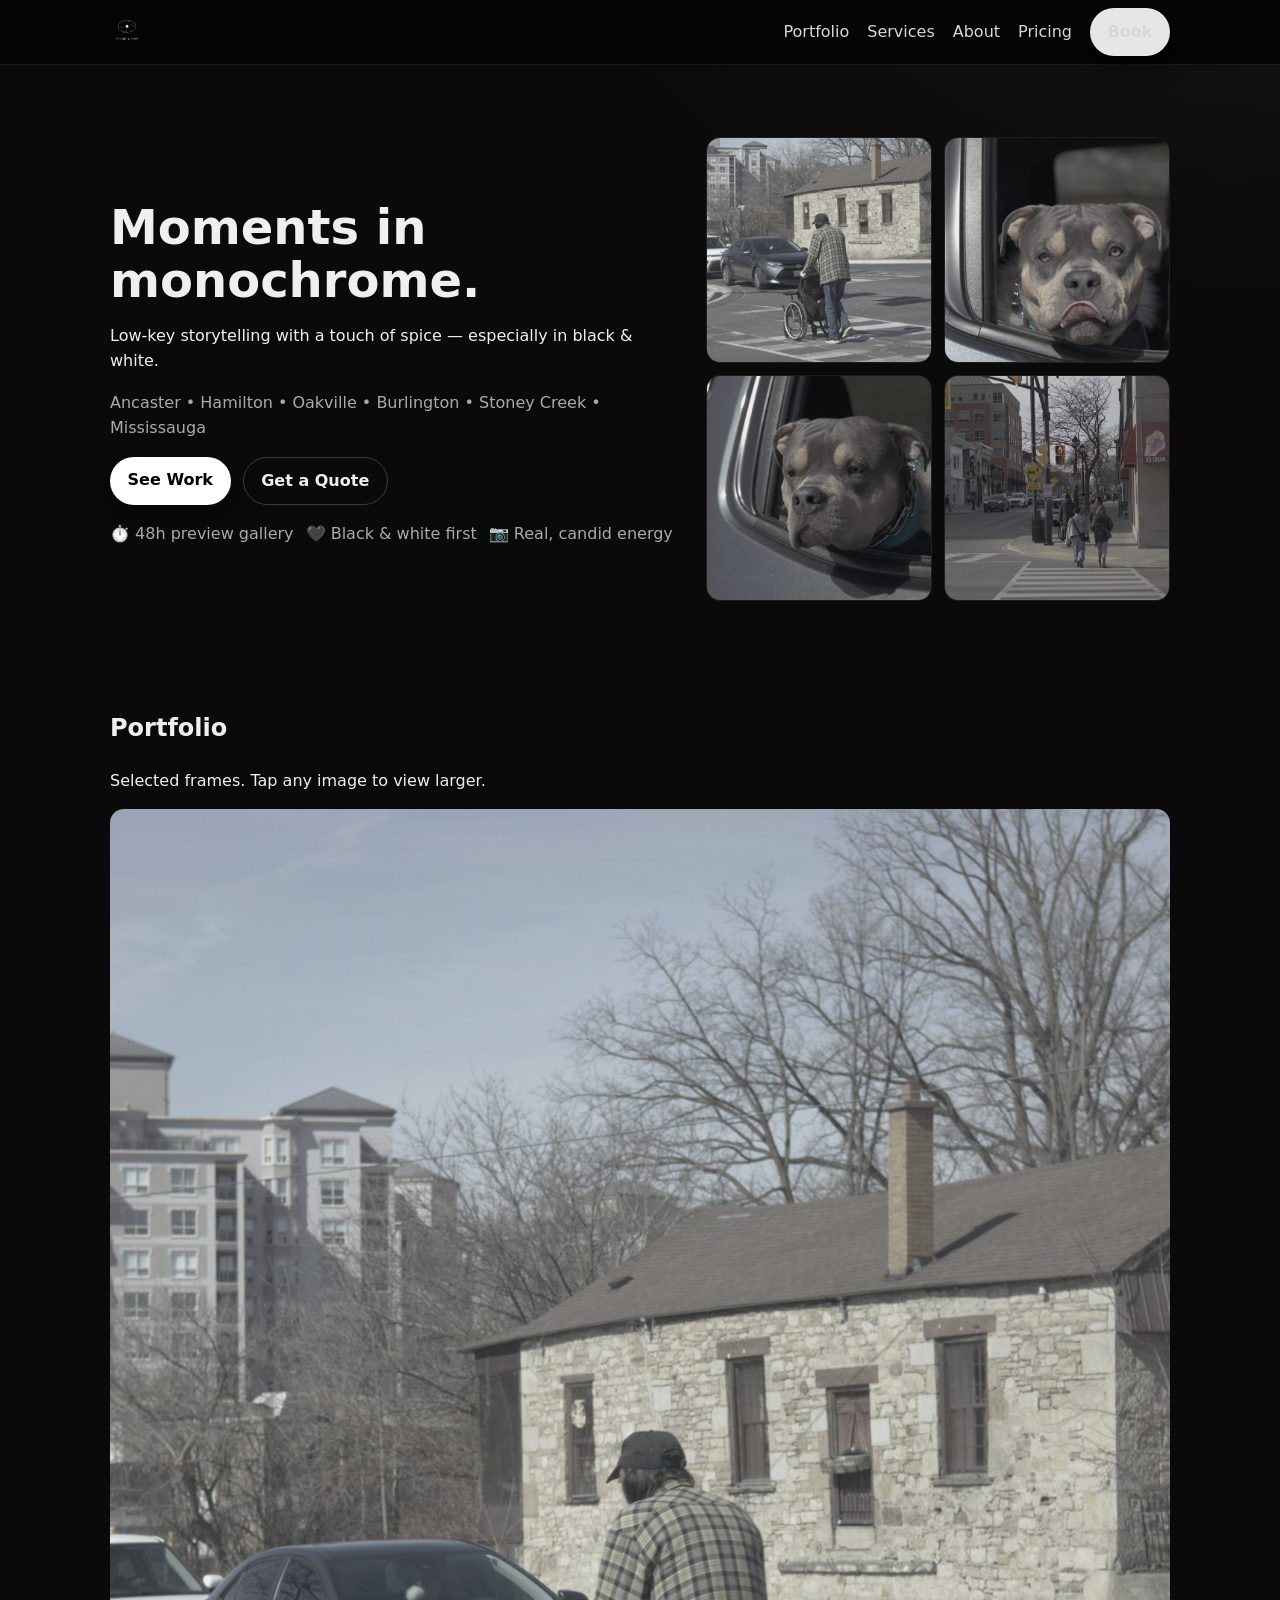
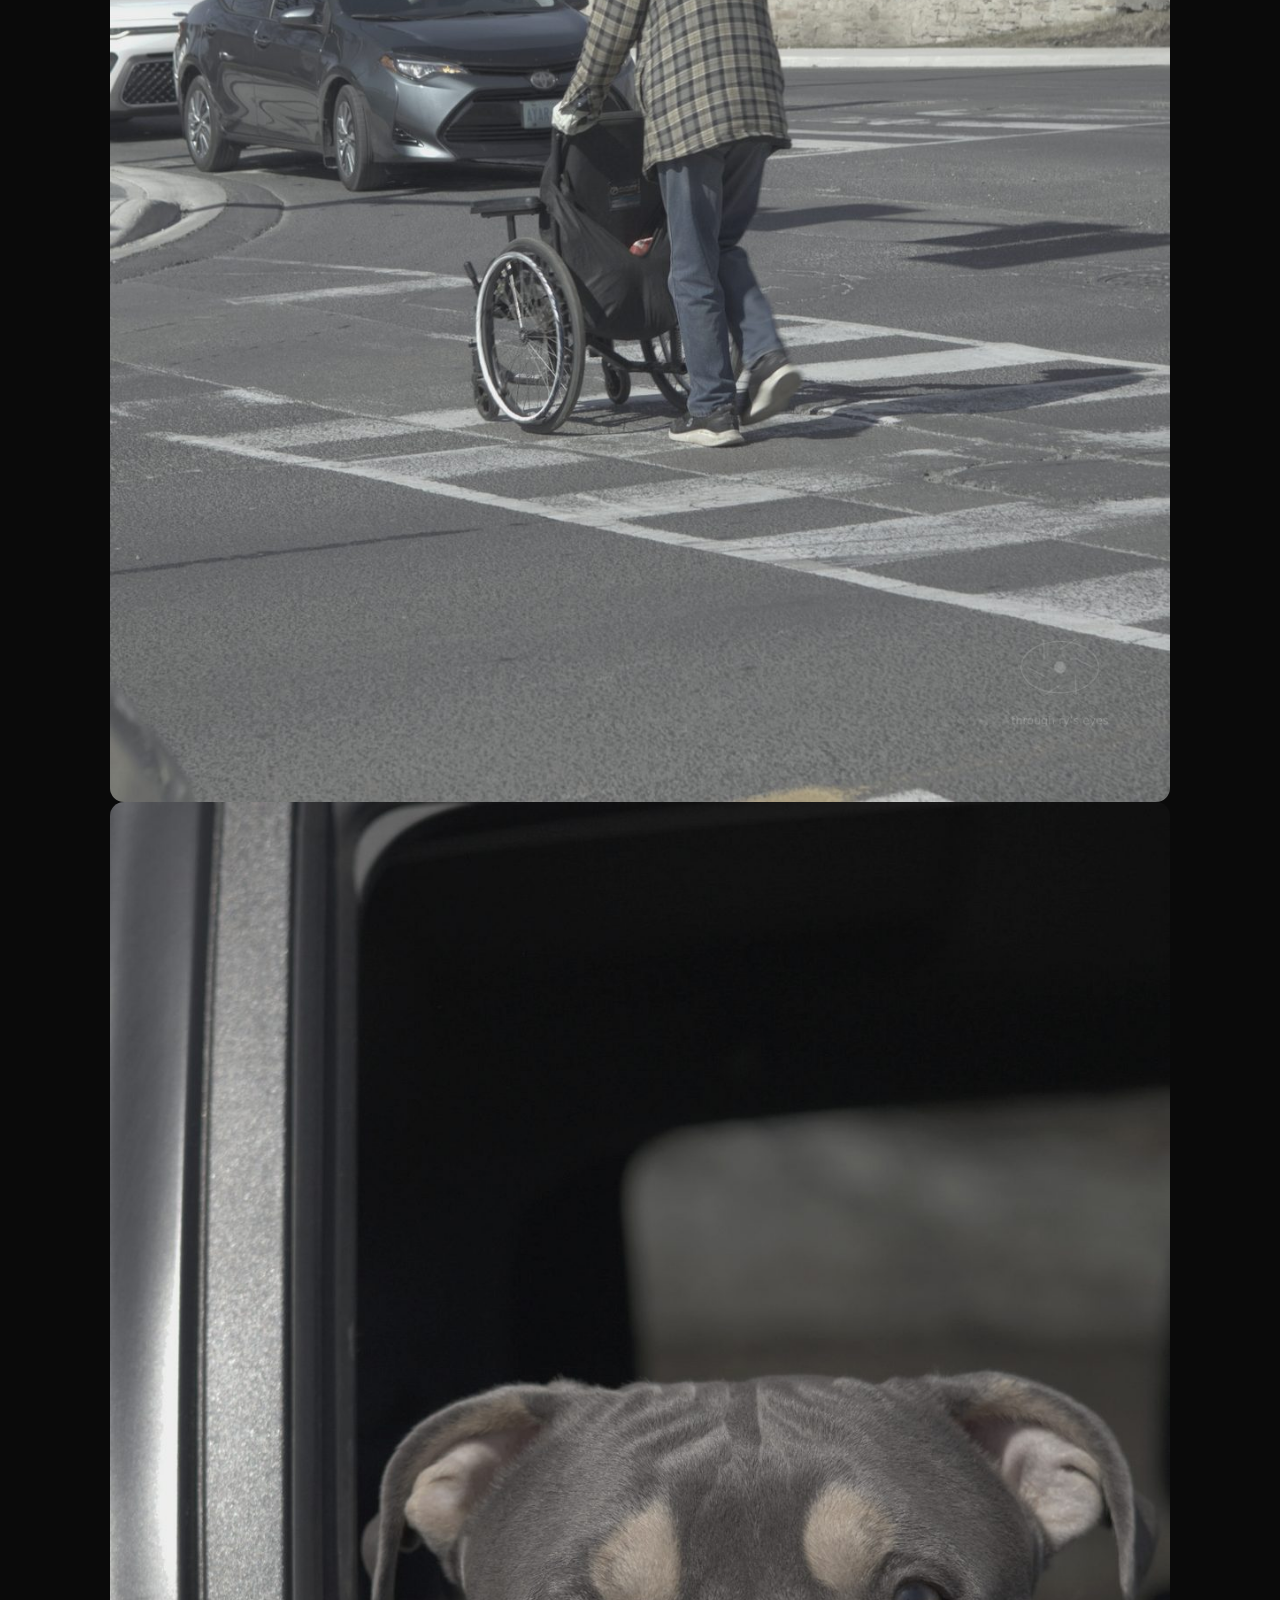
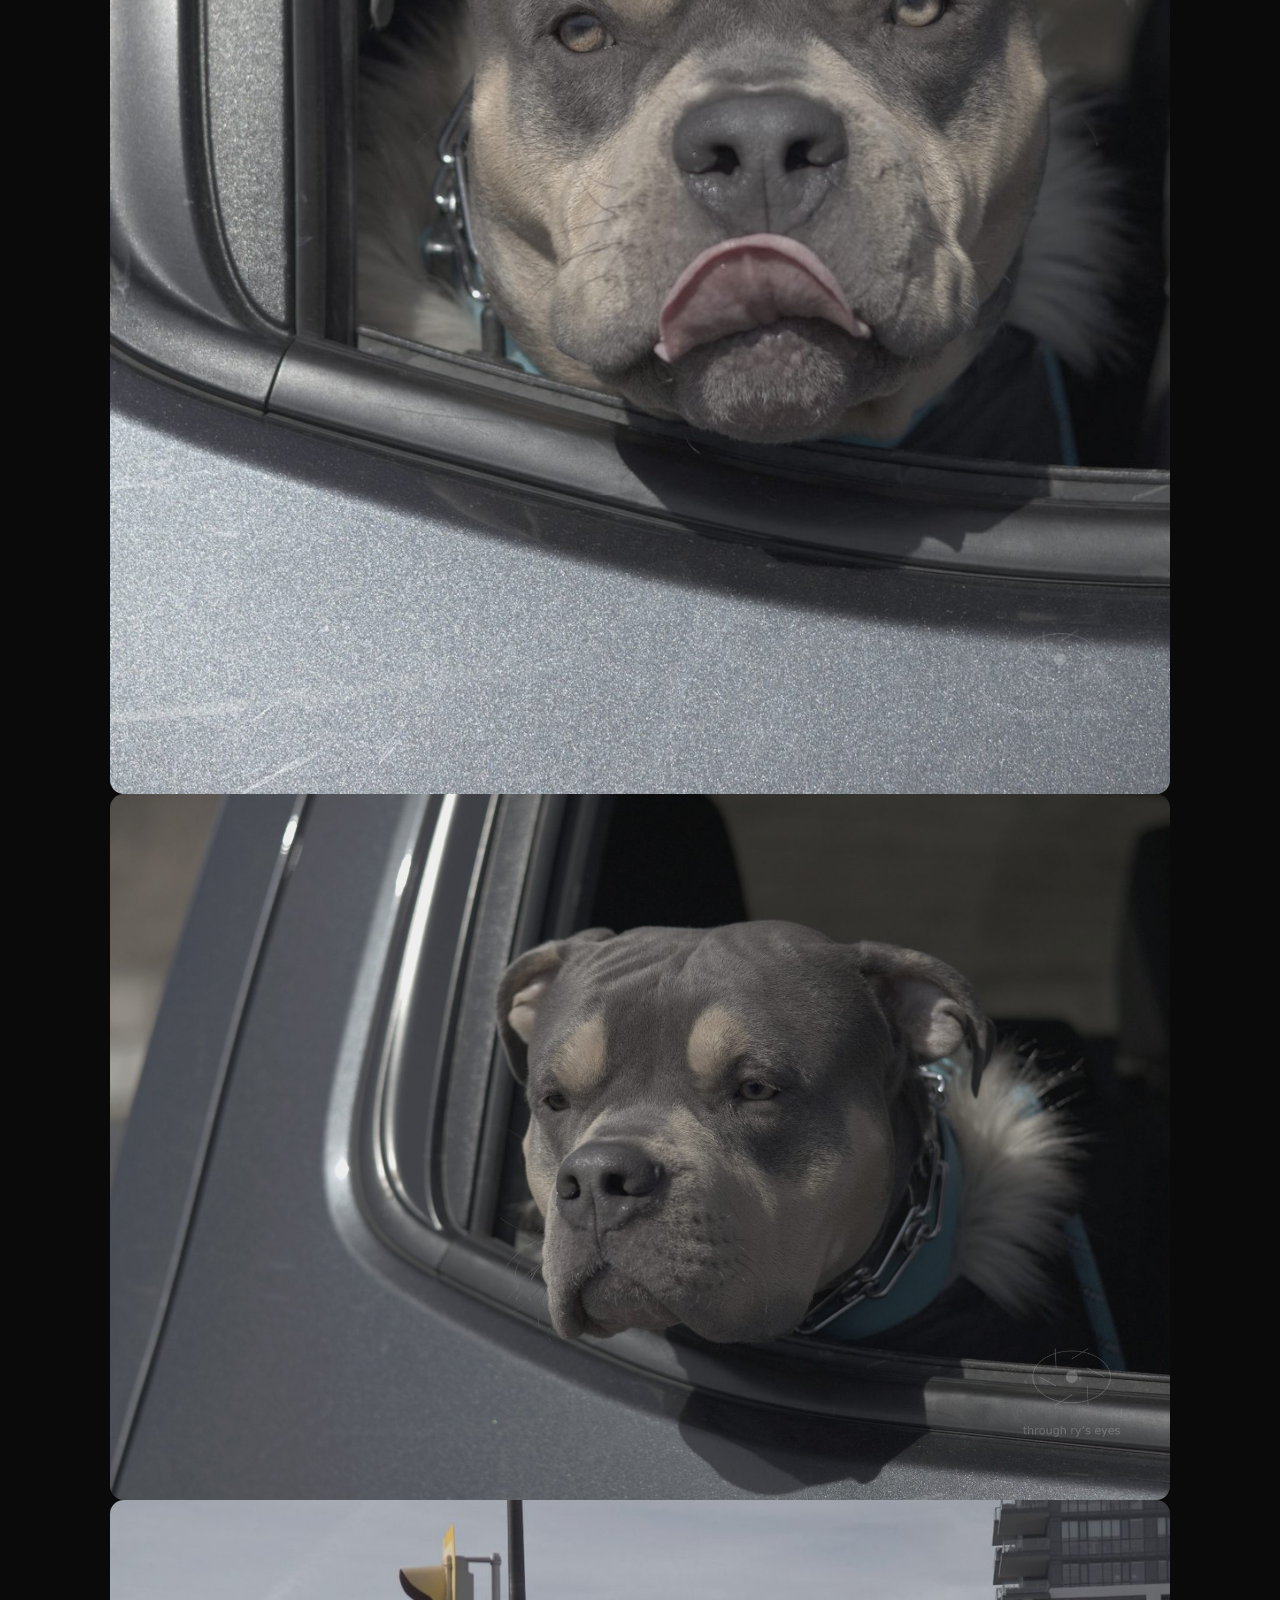
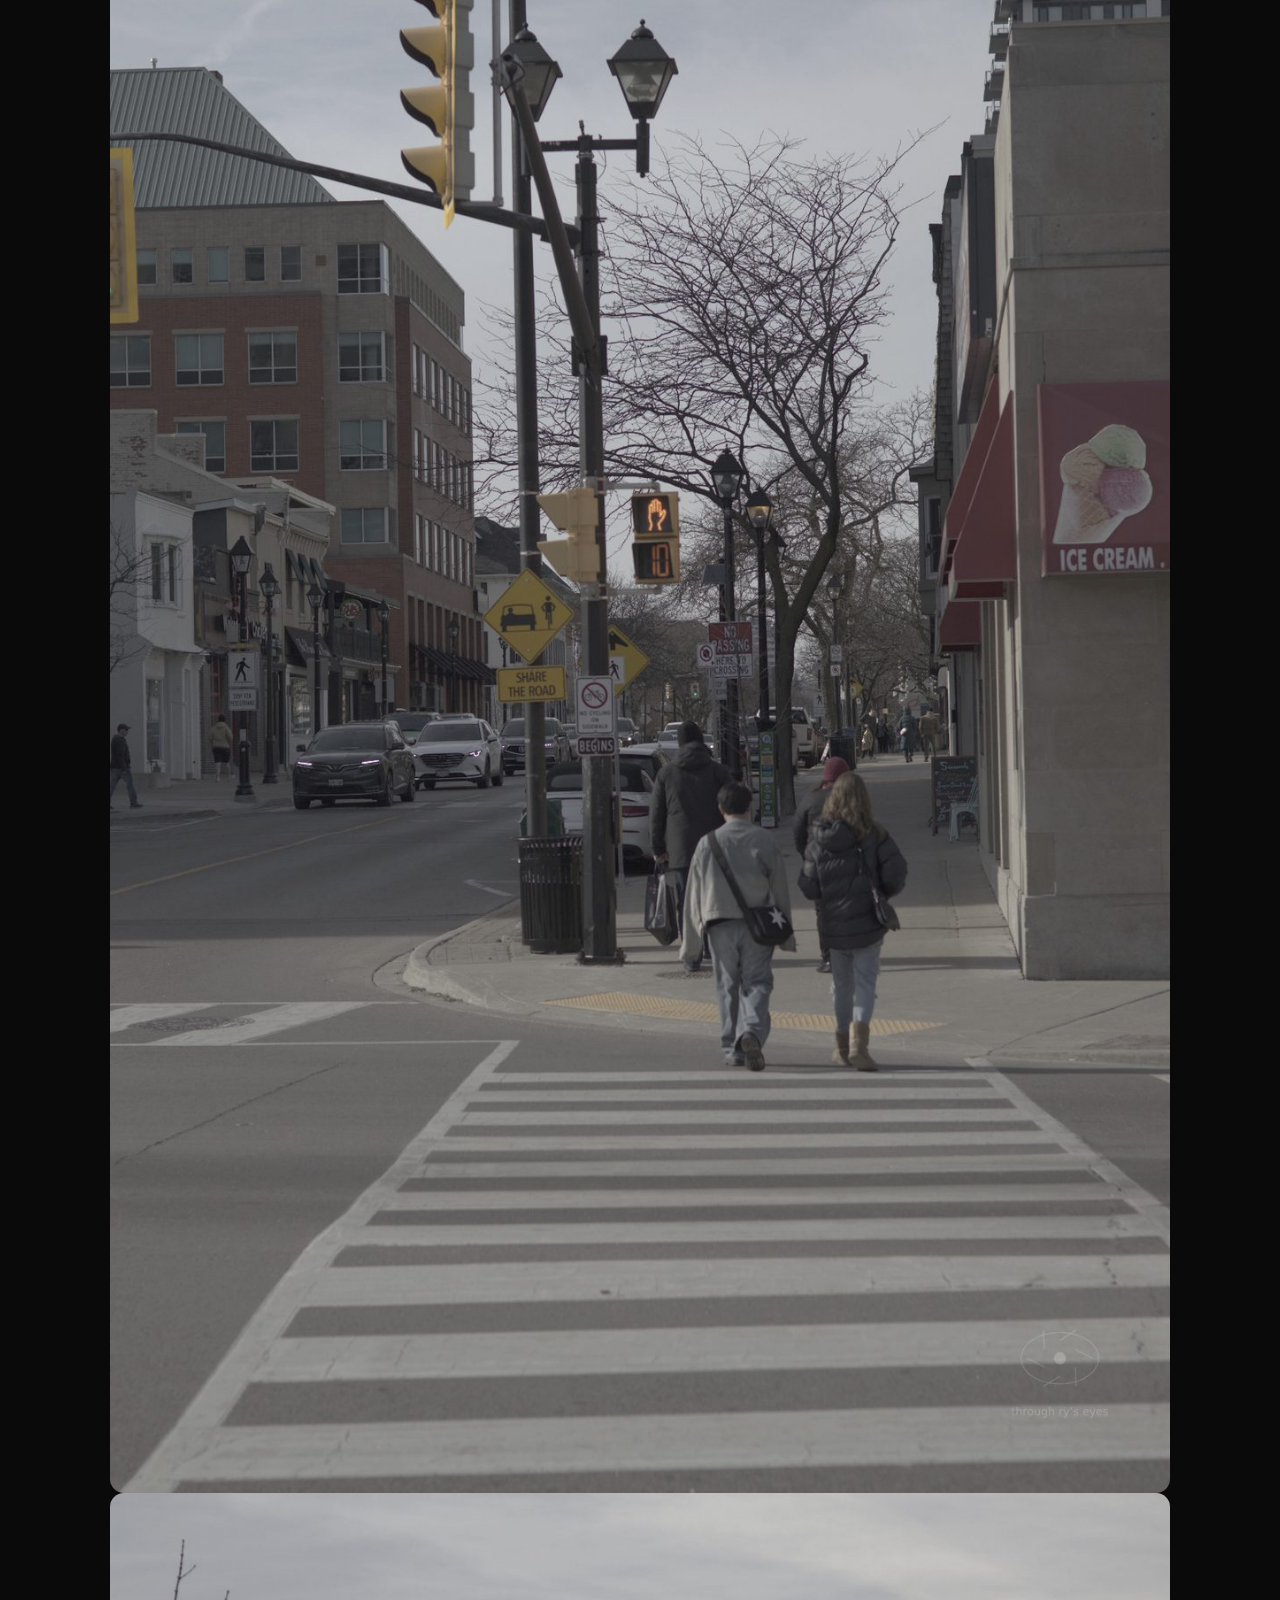
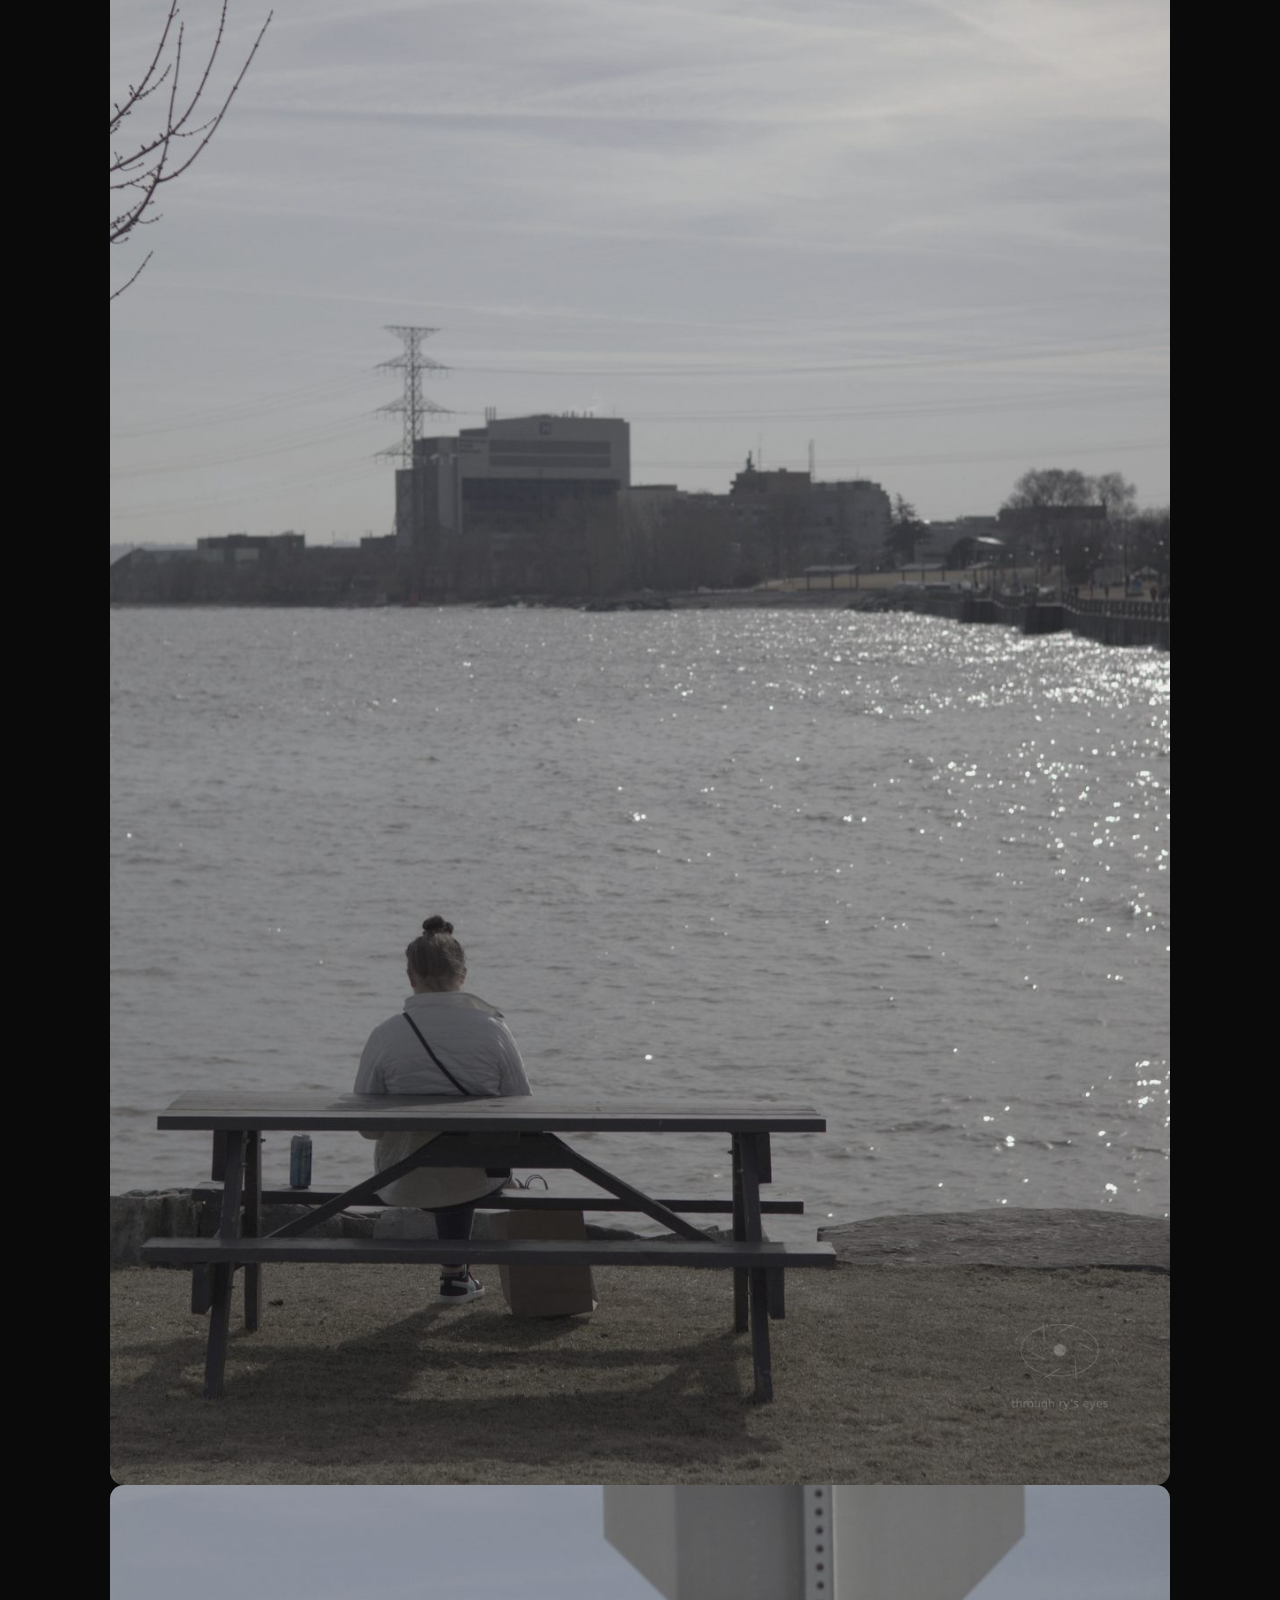
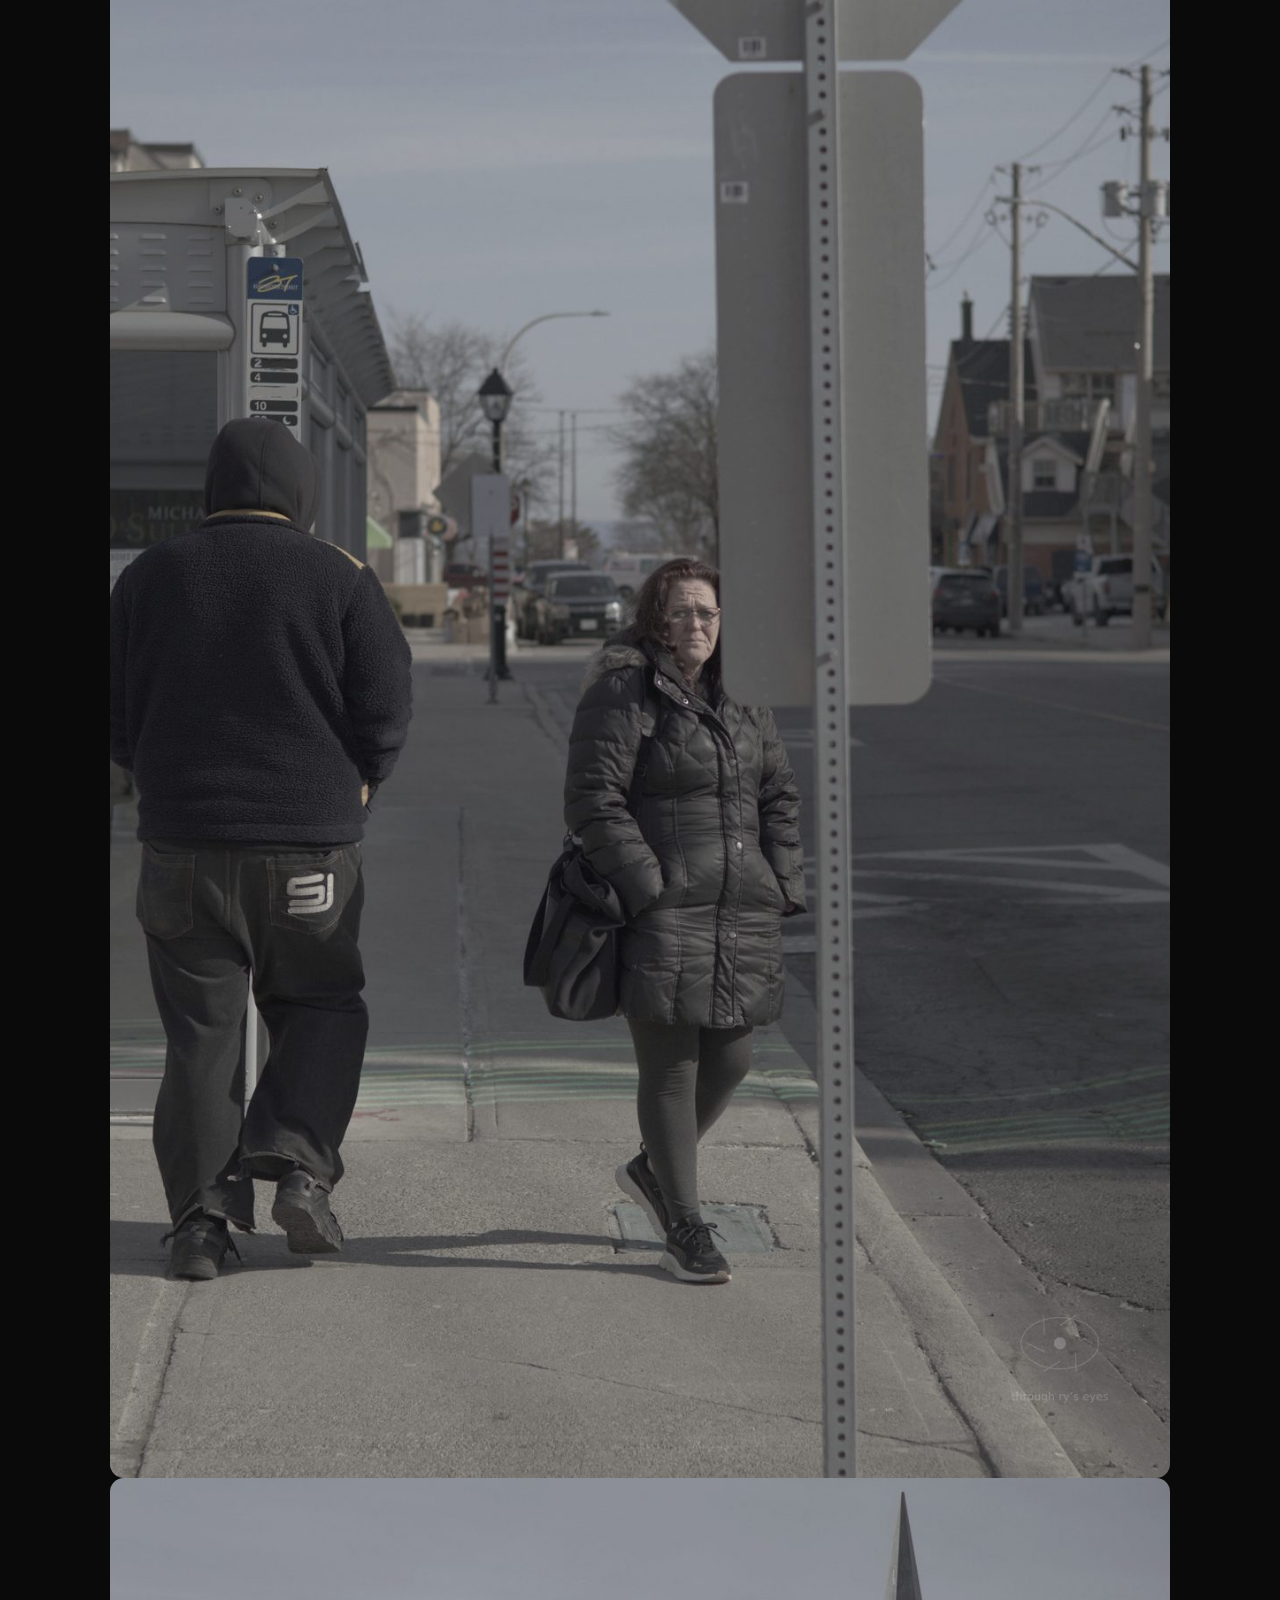
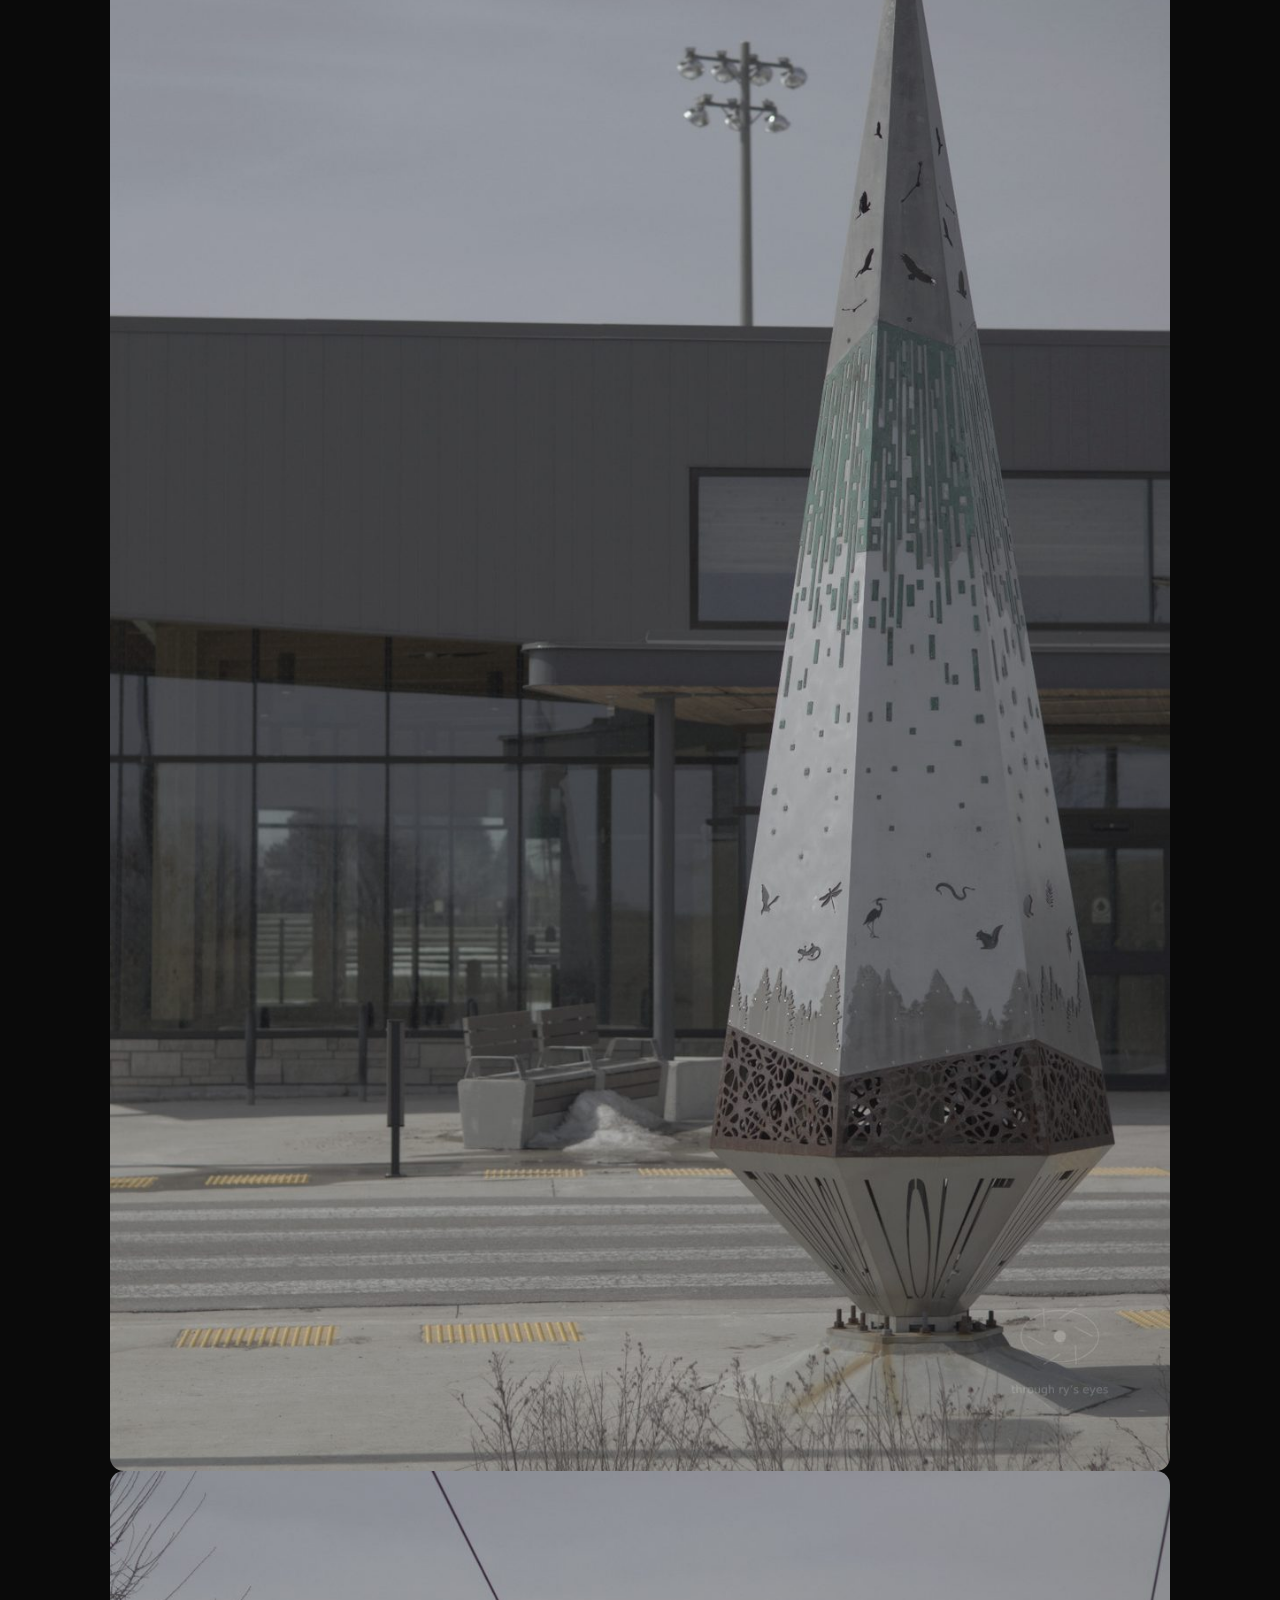
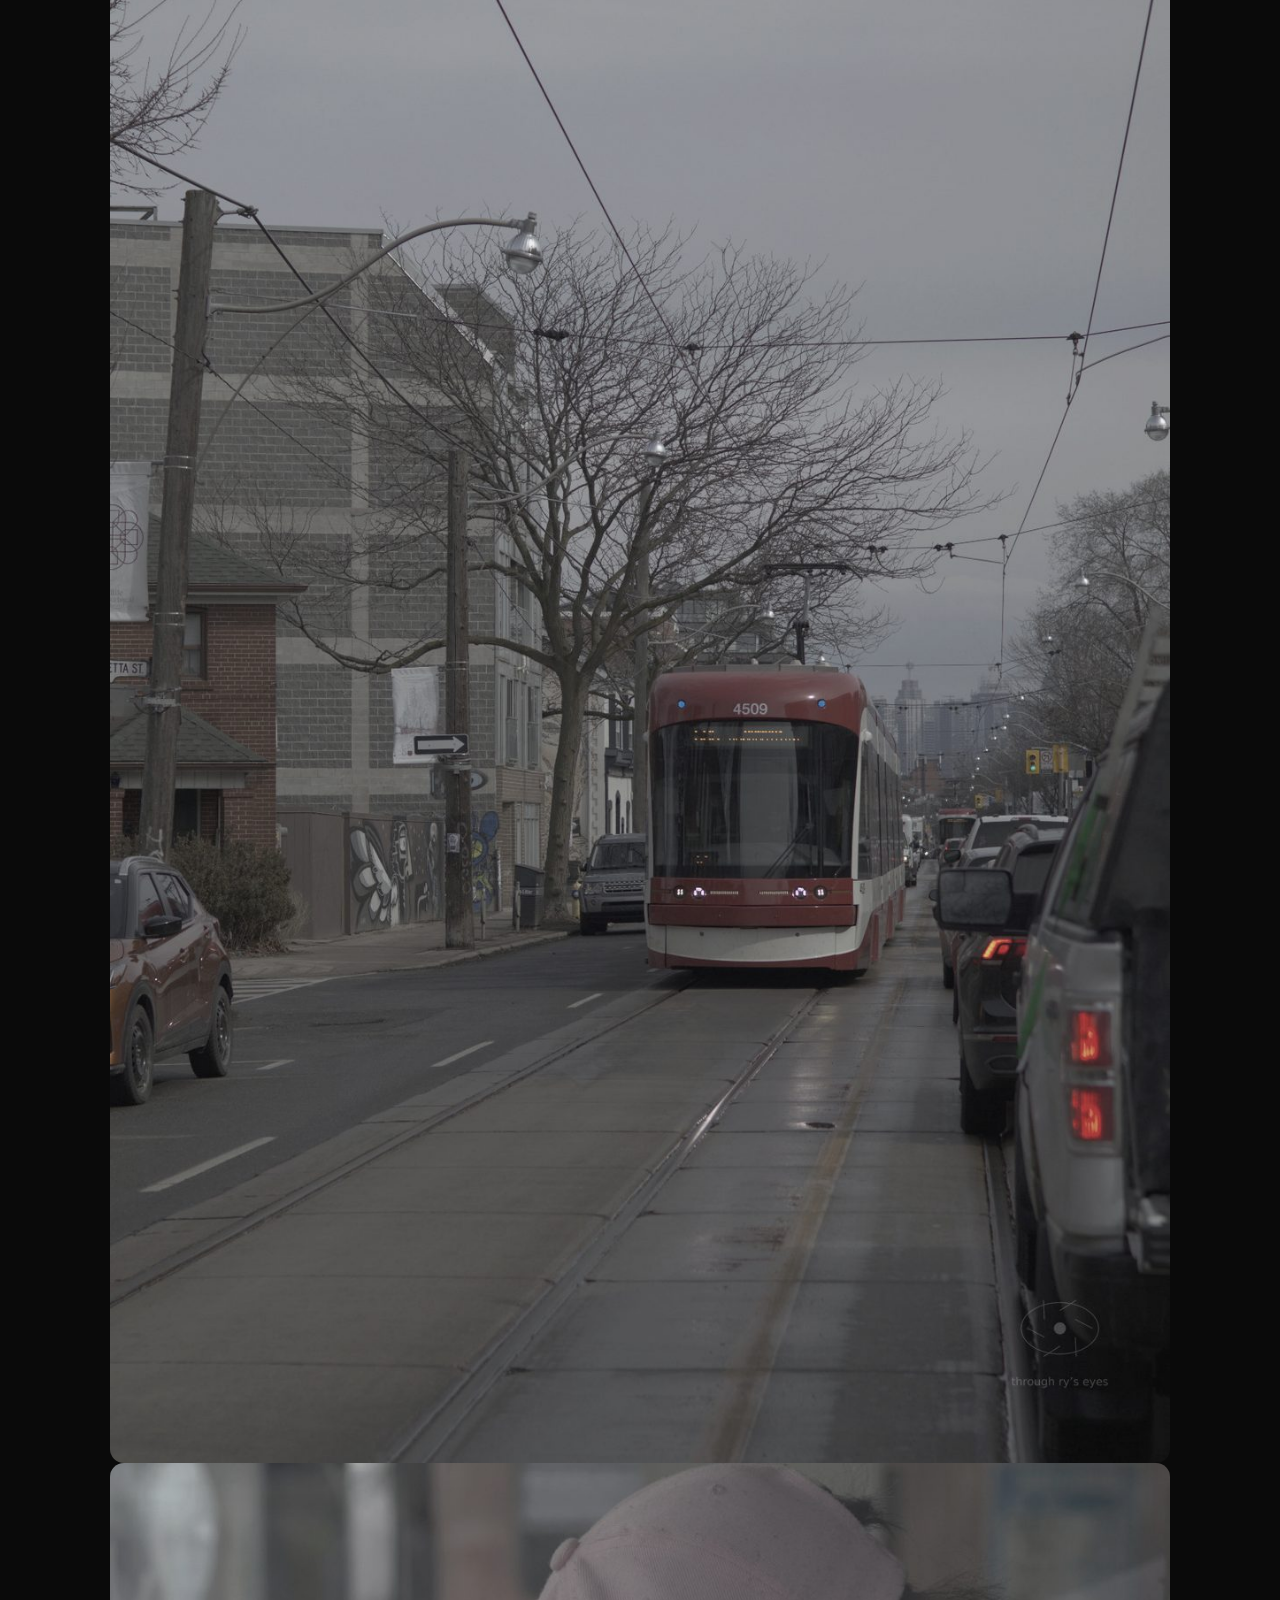
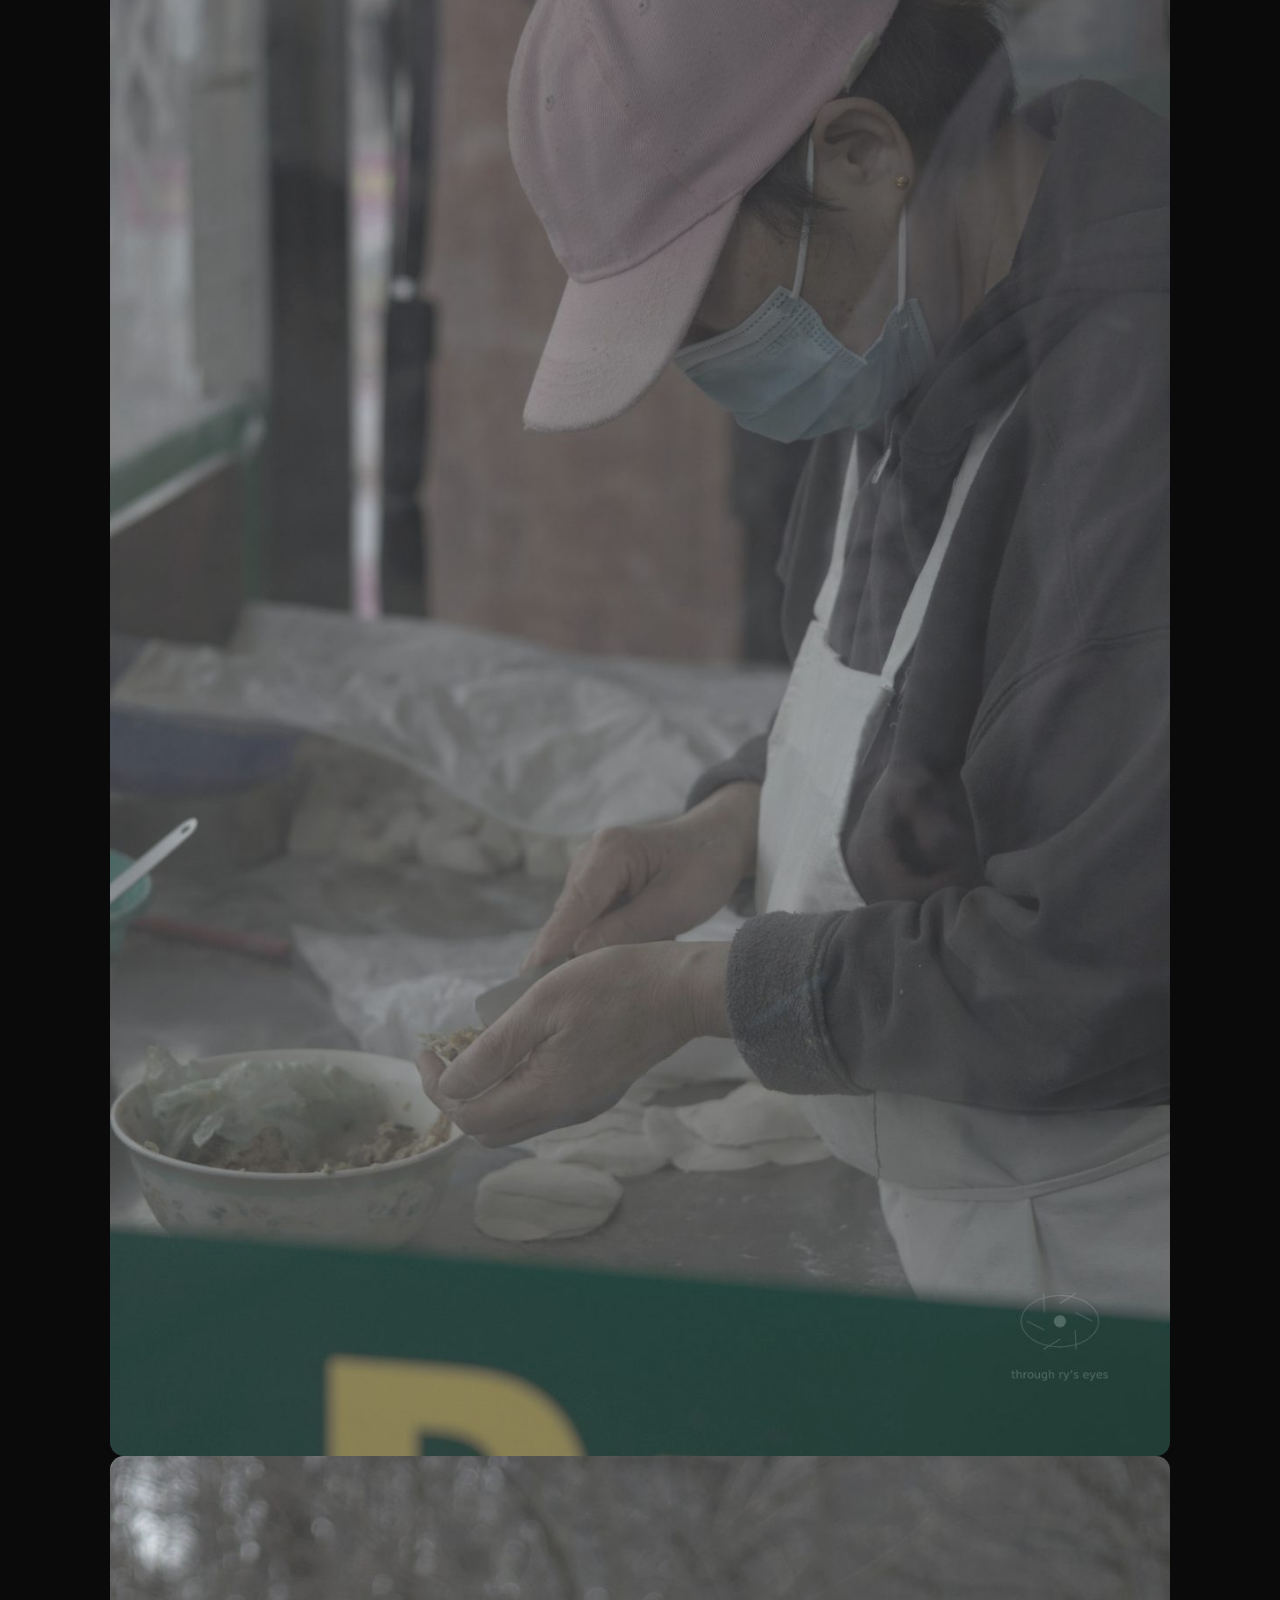
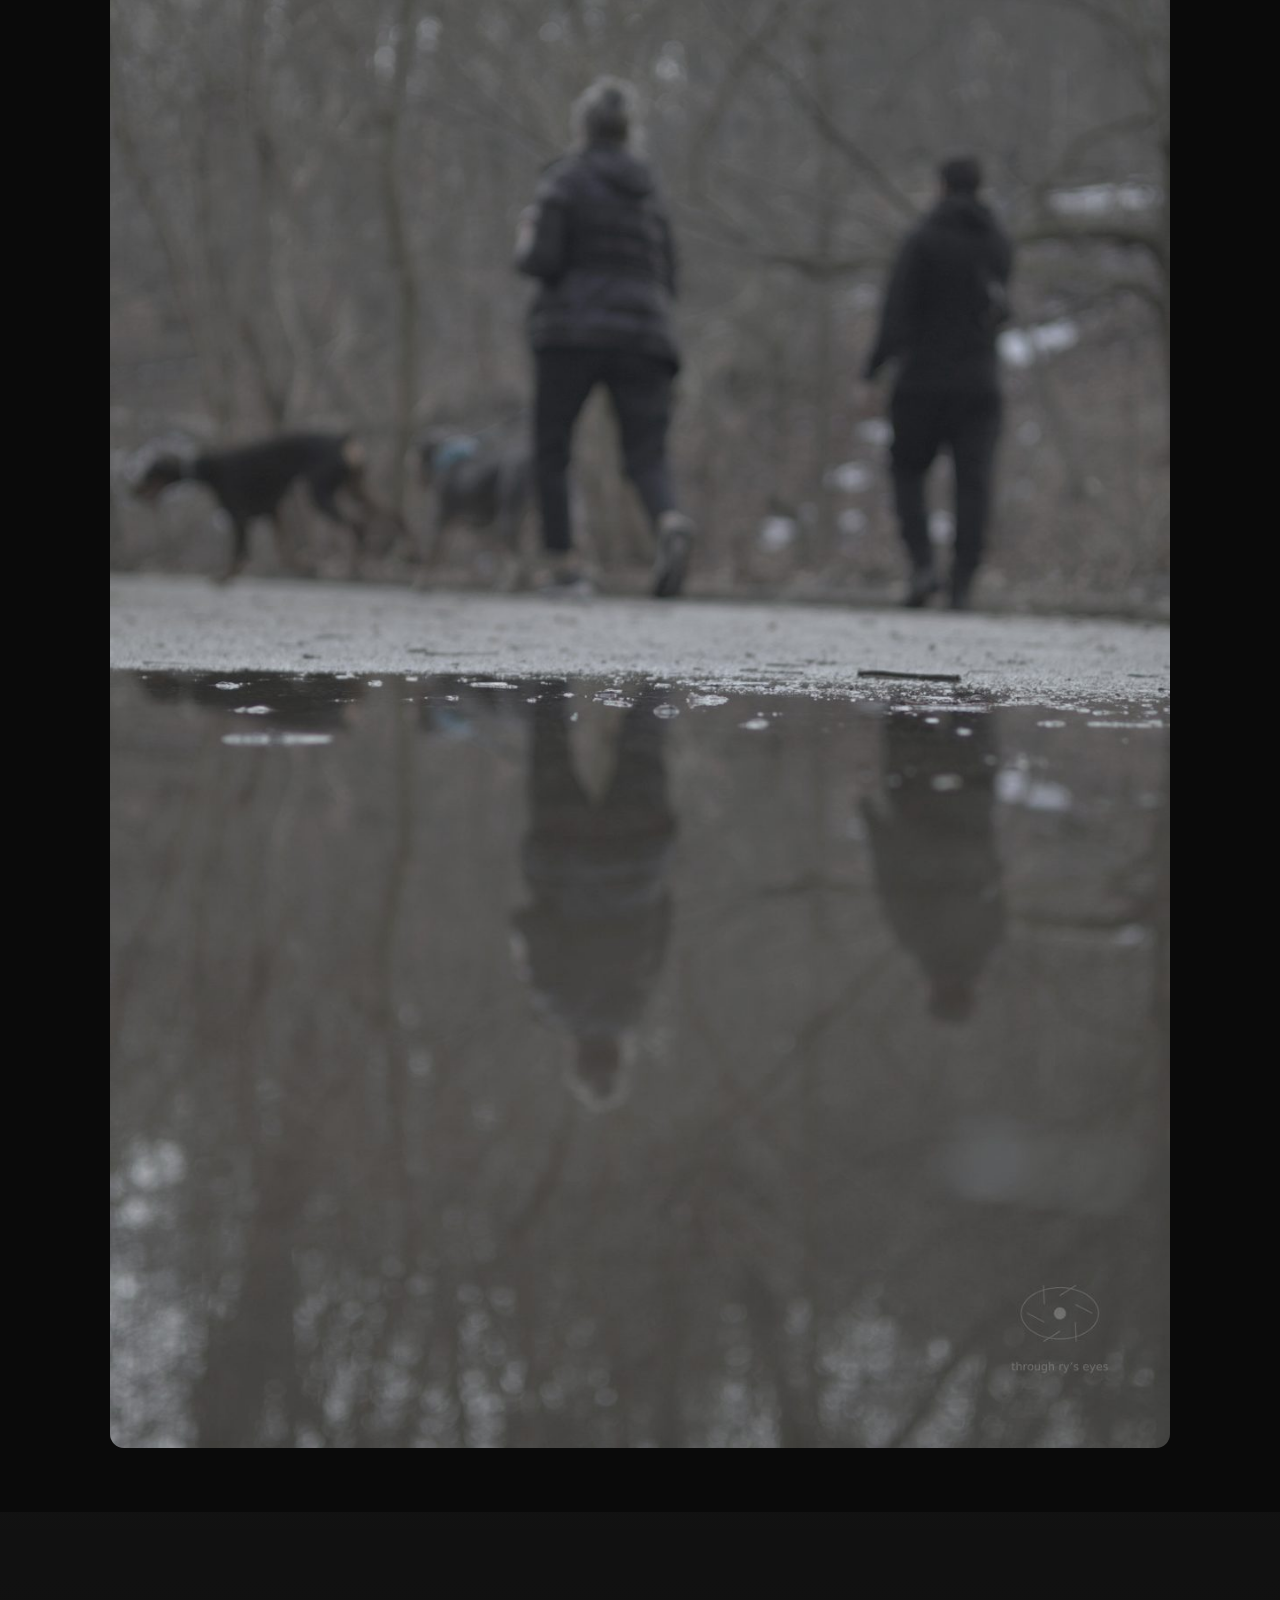
<file: index.html>
<!DOCTYPE html>
<html lang="en">
<head>
  <meta charset="utf-8" />
  <meta name="viewport" content="width=device-width, initial-scale=1" />
  <title>Through Ry’s Eyes — Photography</title>
  <meta name="description" content="Through Ry’s Eyes: low-key, black & white focused photography. Serving Ancaster, Hamilton, Oakville, Burlington, Stoney Creek, and Mississauga." />
  <link rel="icon" href="assets/favicon.png">
  <link rel="stylesheet" href="styles.css">
</head>
<body>
  <header class="site-header">
    <div class="container nav">
      <a href="#" class="logo"><img src="assets/logo.png" alt="through ry’s eyes" style="height:34px;vertical-align:middle"></a>
      <button class="nav-toggle" aria-label="Open menu" aria-expanded="false">☰</button>
      <nav class="menu" aria-label="Primary">
        <a href="#portfolio">Portfolio</a>
        <a href="#services">Services</a>
        <a href="#about">About</a>
        <a href="#pricing">Pricing</a>
        <a href="#contact" class="btn">Book</a>
      </nav>
    </div>
  </header>

  <main>
    <section class="hero">
      <div class="container hero-grid">
        <div class="hero-copy">
          <h1>Moments in monochrome.</h1>
          <p>Low-key storytelling with a touch of spice — especially in black & white.</p>
          <p class="areas">Ancaster • Hamilton • Oakville • Burlington • Stoney Creek • Mississauga</p>
          <div class="hero-cta">
            <a href="#portfolio" class="btn">See Work</a>
            <a href="#contact" class="btn ghost">Get a Quote</a>
          </div>
          <ul class="badges" aria-label="Highlights">
            <li>⏱️ 48h preview gallery</li>
            <li>🖤 Black & white first</li>
            <li>📷 Real, candid energy</li>
          </ul>
        </div>
        <div class="hero-mosaic" aria-hidden="true">
  <img class="hero-img" src="assets/tre-01.jpg" alt="">
  <img class="hero-img" src="assets/tre-02.jpg" alt="">
  <img class="hero-img" src="assets/tre-03.jpg" alt="">
  <img class="hero-img" src="assets/tre-04.jpg" alt="">
</div>
      </div>
    </section>

    <section id="portfolio" class="section">
      <div class="container">
        <div class="section-head">
          <h2>Portfolio</h2>
          <p>Selected frames. Tap any image to view larger.</p>
        </div>
        <div class="grid gallery" id="gallery">
          <a href="assets/tre-01.jpg" class="card lightbox"><img src="assets/tre-01.jpg" alt="through ry’s eyes 1" loading="lazy"></a>
          <a href="assets/tre-02.jpg" class="card lightbox"><img src="assets/tre-02.jpg" alt="through ry’s eyes 2" loading="lazy"></a>
          <a href="assets/tre-03.jpg" class="card lightbox"><img src="assets/tre-03.jpg" alt="through ry’s eyes 3" loading="lazy"></a>
          <a href="assets/tre-04.jpg" class="card lightbox"><img src="assets/tre-04.jpg" alt="through ry’s eyes 4" loading="lazy"></a>
          <a href="assets/tre-05.jpg" class="card lightbox"><img src="assets/tre-05.jpg" alt="through ry’s eyes 5" loading="lazy"></a>
          <a href="assets/tre-06.jpg" class="card lightbox"><img src="assets/tre-06.jpg" alt="through ry’s eyes 6" loading="lazy"></a>
          <a href="assets/tre-07.jpg" class="card lightbox"><img src="assets/tre-07.jpg" alt="through ry’s eyes 7" loading="lazy"></a>
          <a href="assets/tre-08.jpg" class="card lightbox"><img src="assets/tre-08.jpg" alt="through ry’s eyes 8" loading="lazy"></a>
          <a href="assets/tre-09.jpg" class="card lightbox"><img src="assets/tre-09.jpg" alt="through ry’s eyes 9" loading="lazy"></a>
          <a href="assets/tre-10.jpg" class="card lightbox"><img src="assets/tre-10.jpg" alt="through ry’s eyes 10" loading="lazy"></a>
        </div>
      </div>
    </section>

    <section id="services" class="section alt">
      <div class="container">
        <div class="section-head">
          <h2>Services</h2>
          <p>Focused, flexible sessions. Black & white by default — colour on request.</p>
        </div>
        <div class="cards">
          <div class="card service"><h3>Street</h3><p>Documentary candids with mood and motion.</p></div>
          <div class="card service"><h3>Pet</h3><p>Personality-driven portraits of your animals.</p></div>
          <div class="card service"><h3>Wedding</h3><p>Honest moments over heavy posing; full or partial day.</p></div>
          <div class="card service"><h3>Portrait</h3><p>Individuals, couples, and families; on-location or studio.</p></div>
          <div class="card service"><h3>Black & White</h3><p>Classic, timeless edits with subtle grain.</p></div>
        </div>
      </div>
    </section>

    <section id="about" class="section">
      <div class="container about">
        <div class="about-copy">
          <h2>About</h2>
          <p>Through Ry’s Eyes is about quiet moments with a little edge. I keep lighting simple, compositions clean, and edits restrained so the story stays front and center.</p>
          <p>Based in the GTA — Ancaster • Hamilton • Oakville • Burlington • Stoney Creek • Mississauga. Available for travel.</p>
          <div class="socials">
            <a href="#" aria-label="Instagram">Instagram</a>
            <a href="#" aria-label="TikTok">TikTok</a>
            <a href="mailto:ryanfitz@live.ca" aria-label="Email">Email</a>
          </div>
        </div>
        
      </div>
    </section>

    <section id="pricing" class="section alt">
      <div class="container">
        <div class="section-head">
          <h2>Pricing</h2>
          <p>Simple, transparent rates. Black &amp; white first; colour on request.</p>
        </div>
        <div class="cards pricing">
          <div class="card price featured">
            <h3>Hourly</h3>
            <div class="price-tag">$45 / hour</div>
            <ul>
              <li>Editing &amp; delivery included</li>
              <li>Private gallery</li>
              <li>Travel within service area</li>
            </ul>
          </div>
          <div class="card price">
            <h3>Day Rate</h3>
            <div class="price-tag">4-hour minimum</div>
            <ul>
              <li>Great for weddings &amp; events</li>
              <li>Custom timeline planning</li>
              <li>Album options available</li>
            </ul>
          </div>
        </div>
        <p class="note">HST and travel outside service area extra, if applicable.</p>
      </div>
    </section>

    <section id="contact" class="section">
      <div class="container">
        <div class="section-head">
          <h2>Book a shoot</h2>
          <p>Share what you’re looking for and your ideal dates.</p>
        </div>
        <form class="contact-form" id="contactForm">
          <div class="grid form-grid">
            <label><span>Name</span><input type="text" name="name" placeholder="Your Name Here" required></label>
            <label><span>Email</span><input type="email" name="email" placeholder="someone@somemail.com" required></label>
            <label class="full"><span>What are you looking for?</span><textarea name="message" rows="5" placeholder="e.g., B&W street-style engagement in Hamilton, late October" required></textarea></label>
          </div>
          <button type="submit" class="btn">Send</button>
          <p class="form-note">This will open your email app to send directly (no fees/backends).</p>
        </form>
      </div>
    </section>
  </main>

  <footer class="site-footer">
    <div class="container footer-grid">
      <div>
        <div class="logo"><img src="assets/logo.png" alt="through ry’s eyes" style="height:34px;vertical-align:middle"></div>
        <p>© <span id="year"></span> Through Ry’s Eyes. All rights reserved.</p>
      </div>
      <div class="footer-links">
        <a href="#about">About</a>
        <a href="#portfolio">Portfolio</a>
        <a href="#services">Services</a>
        <a href="#contact">Contact</a>
      </div>
    </div>
  </footer>

  <div class="lightbox-backdrop" hidden>
    <button class="lightbox-close" aria-label="Close">×</button>
    <img class="lightbox-image" alt="Expanded photo">
  </div>

<script>
document.addEventListener('DOMContentLoaded', () => {
  // Mobile menu
  const navToggle = document.querySelector('.nav-toggle');
  const menu = document.querySelector('.menu');
  navToggle?.addEventListener('click', () => {
    const open = menu.classList.toggle('show');
    navToggle.setAttribute('aria-expanded', open ? 'true' : 'false');
  });

  // Lightbox
  const backdrop = document.querySelector('.lightbox-backdrop');
  const lbImg = document.querySelector('.lightbox-image');
  const lbClose = document.querySelector('.lightbox-close');

  function openLightbox(url) {
    if (!backdrop || !lbImg) return;
    // reset + show overlay
    lbImg.removeAttribute('src');
    lbImg.alt = 'Loading…';
    backdrop.hidden = false;
    document.body.style.overflow = 'hidden';

    // load and only show if reachable
    const test = new Image();
    test.onload = () => { lbImg.src = url; lbImg.alt = ''; };
    test.onerror = () => { closeLightbox(); };
    test.src = url;
  }
  function closeLightbox() {
    if (!backdrop) return;
    backdrop.hidden = true;
    document.body.style.overflow = '';
    lbImg?.removeAttribute('src');
    if (lbImg) lbImg.alt = 'Expanded photo';
  }

  // Wire up thumbnails
  document.querySelectorAll('a.lightbox').forEach(a => {
    a.addEventListener('click', (e) => {
      e.preventDefault();
      const url = a.getAttribute('href');
      if (url) openLightbox(url);
    });
  });

  // Close behaviors
  lbClose?.addEventListener('click', closeLightbox);
  backdrop?.addEventListener('click', (e) => { if (e.target === backdrop) closeLightbox(); });
  document.addEventListener('keydown', (e) => { if (e.key === 'Escape') closeLightbox(); });
  lbImg?.addEventListener('click', closeLightbox);

  // Footer year
  const yr = document.getElementById('year');
  if (yr) yr.textContent = new Date().getFullYear();
});
</script>

</body>
</html>
</file>
<file: styles.css>
/* Through Ry’s Eyes — modern dark theme */

/* Variables */
:root{
  --bg:#0a0a0a;
  --panel:#111113;
  --ink:#efefef;
  --muted:#aaaaaa;
  --brand:#ffffff;
  --accent:#bdbdbd;
  --card:#0e0e0f;
  --shadow:0 10px 30px rgba(0,0,0,.45);
  --radius:18px;
}

/* Base resets */
*{box-sizing:border-box}
html,body{
  margin:0;
  padding:0;
  background:var(--bg);
  color:var(--ink);
  font:16px/1.6 system-ui,-apple-system,Segoe UI,Roboto,Ubuntu,'Helvetica Neue',Arial;
}
img{max-width:100%;display:block;border-radius:14px;}
a{color:var(--ink);text-decoration:none;border-bottom:1px solid transparent;transition:border .2s ease}
a:hover{border-bottom-color:var(--ink)}
.container{max-width:1100px;margin:auto;padding:0 20px}

/* Header / nav */
.site-header{
  position:sticky;top:0;z-index:10;
  background:rgba(0,0,0,.55);
  backdrop-filter:saturate(1.1) blur(8px);
  border-bottom:1px solid #1a1a1a;
}
.nav{display:flex;align-items:center;gap:20px;min-height:64px}
.logo{font-weight:800;letter-spacing:.2px;white-space:nowrap}
.menu{display:flex;gap:18px;align-items:center;margin-left:auto}
.menu a{color:var(--ink);opacity:.9}
.btn{
  display:inline-block;
  padding:.65rem 1.1rem;
  border-radius:999px;
  background:#fff;
  color:#000;
  font-weight:800;
  box-shadow:var(--shadow);
}
.btn.ghost{background:transparent;border:1px solid #3a3a3a;color:var(--ink);box-shadow:none}
.nav-toggle{
  display:none;margin-left:auto;
  background:transparent;
  border:1px solid #2a2a2a;
  border-radius:8px;
  color:var(--ink);
  padding:.4rem .6rem;
}

/* Hero */
.hero{padding:72px 0 24px;
  background:radial-gradient(1200px 600px at 100% -20%,rgba(255,255,255,.04),transparent 60%);
}
.hero-grid{display:grid;grid-template-columns:1.1fr .9fr;gap:28px;align-items:center}
.hero-copy h1{font-size:clamp(2rem,4.5vw,3rem);line-height:1.1;margin:.2em 0 .3em}
.hero-cta{display:flex;gap:12px;margin:16px 0 10px}
.badges{display:flex;gap:12px;flex-wrap:wrap;padding:0;margin:16px 0 0;list-style:none;color:var(--muted)}
.hero-mosaic{display:grid;grid-template-columns:1fr 1fr;gap:12px}
.hero-mosaic img{aspect-ratio:1/1;object-fit:cover;border:1px solid #1f1f1f}
.areas{color:var(--muted);margin:.3em 0 0}

/* Sections */
.section{padding:64px 0}
.section.alt{background:linear-gradient(180deg,rgba(255,255,255,.03),transparent)}
.section-head h2{font-siz
.lightbox-backdrop[hidden]{ display:none !important; }

/* --- FIX hero grid overlap --- */
.hero { overflow: hidden; } /* contain mosaic visuals */
.hero-mosaic {
  display: grid;
  grid-template-columns: 1fr 1fr; /* 2 columns */
  grid-auto-rows: 1fr;            /* keep rows consistent */
  gap: 12px;
}
.hero-mosaic .hero-img {
  width: 100%;
  height: 100%;
  aspect-ratio: 1 / 1;    /* perfect square tiles */
  object-fit: cover;      /* no stretching */
  display: block;
  border: 1px solid #1f1f1f;
  border-radius: 12px;
}
</file>
